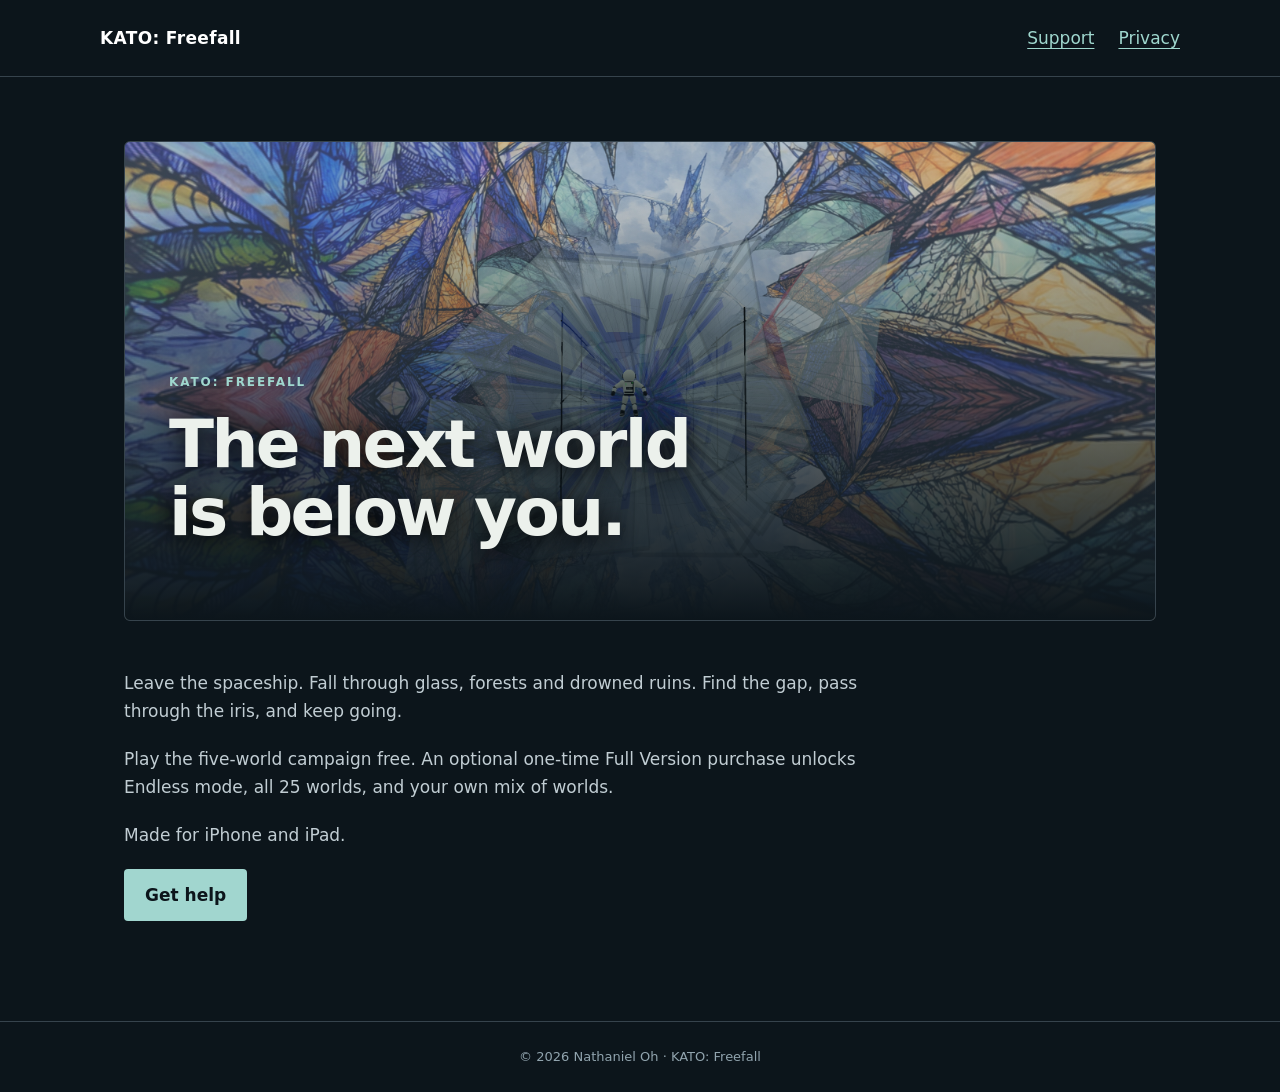
<file: index.html>
<!doctype html><html lang="en"><head><meta charset="utf-8"><meta name="viewport" content="width=device-width,initial-scale=1"><meta name="description" content="Fall into impossible worlds for KATO: Freefall."><title>Fall into impossible worlds | KATO: Freefall</title><link rel="stylesheet" href="/styles.css"></head><body><header><a href="/">KATO: Freefall</a><a href="/support.html">Support</a><a href="/privacy.html">Privacy</a></header><main><section class="hero"><div><p class="eyebrow">KATO: Freefall</p><h1>The next world<br>is below you.</h1></div></section><article><p>Leave the spaceship. Fall through glass, forests and drowned ruins. Find the gap, pass through the iris, and keep going.</p><p>Play the five-world campaign free. An optional one-time Full Version purchase unlocks Endless mode, all 25 worlds, and your own mix of worlds.</p><p>Made for iPhone and iPad.</p><a class="button" href="/support.html">Get help</a></article></main><footer>© 2026 Nathaniel Oh · KATO: Freefall</footer></body></html>
</file>
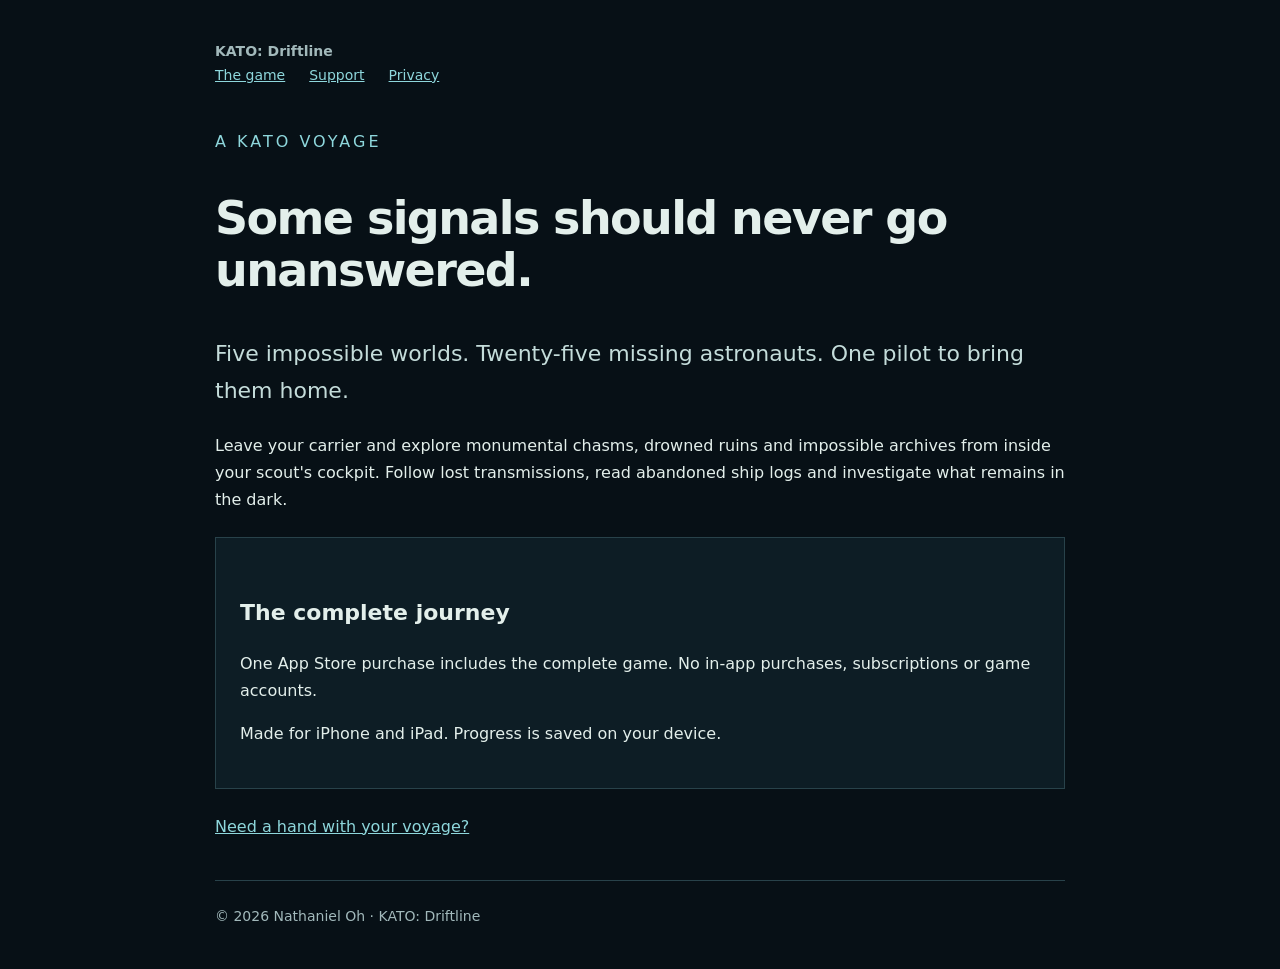
<file: driftline/index.html>
<!doctype html><html lang="en"><head><meta charset="utf-8"><meta name="viewport" content="width=device-width,initial-scale=1"><title>Bring them home | KATO: Driftline</title><meta name="description" content="KATO: Driftline, a single-player space exploration and recovery journey."><style>body{font-family:system-ui,sans-serif;background:#071016;color:#e3efeb;max-width:850px;margin:0 auto;padding:40px 24px;line-height:1.7}a{color:#8ed7dc}header,footer{color:#a2b9bb;font-size:14px}nav a{margin-right:24px}h1{font-size:46px;line-height:1.13;letter-spacing:-1.6px}h2{font-size:22px;margin-top:32px}article{padding:24px 0}footer{border-top:1px solid #28424a;padding-top:24px}.eyebrow{letter-spacing:3px;text-transform:uppercase;color:#8ed7dc}.lead{font-size:22px;color:#c4dcda}.card{border:1px solid #28424a;padding:24px;margin:24px 0;background:#0d1d25}</style></head><body><header><strong>KATO: Driftline</strong><nav><a href="./">The game</a><a href="support.html">Support</a><a href="privacy.html">Privacy</a></nav></header><article><p class="eyebrow">A KATO voyage</p><h1>Some signals should never go unanswered.</h1><p class="lead">Five impossible worlds. Twenty-five missing astronauts. One pilot to bring them home.</p><p>Leave your carrier and explore monumental chasms, drowned ruins and impossible archives from inside your scout's cockpit. Follow lost transmissions, read abandoned ship logs and investigate what remains in the dark.</p><div class="card"><h2>The complete journey</h2><p>One App Store purchase includes the complete game. No in-app purchases, subscriptions or game accounts.</p><p>Made for iPhone and iPad. Progress is saved on your device.</p></div><p><a href="support.html">Need a hand with your voyage?</a></p></article><footer>© 2026 Nathaniel Oh · KATO: Driftline</footer></body></html>
</file>
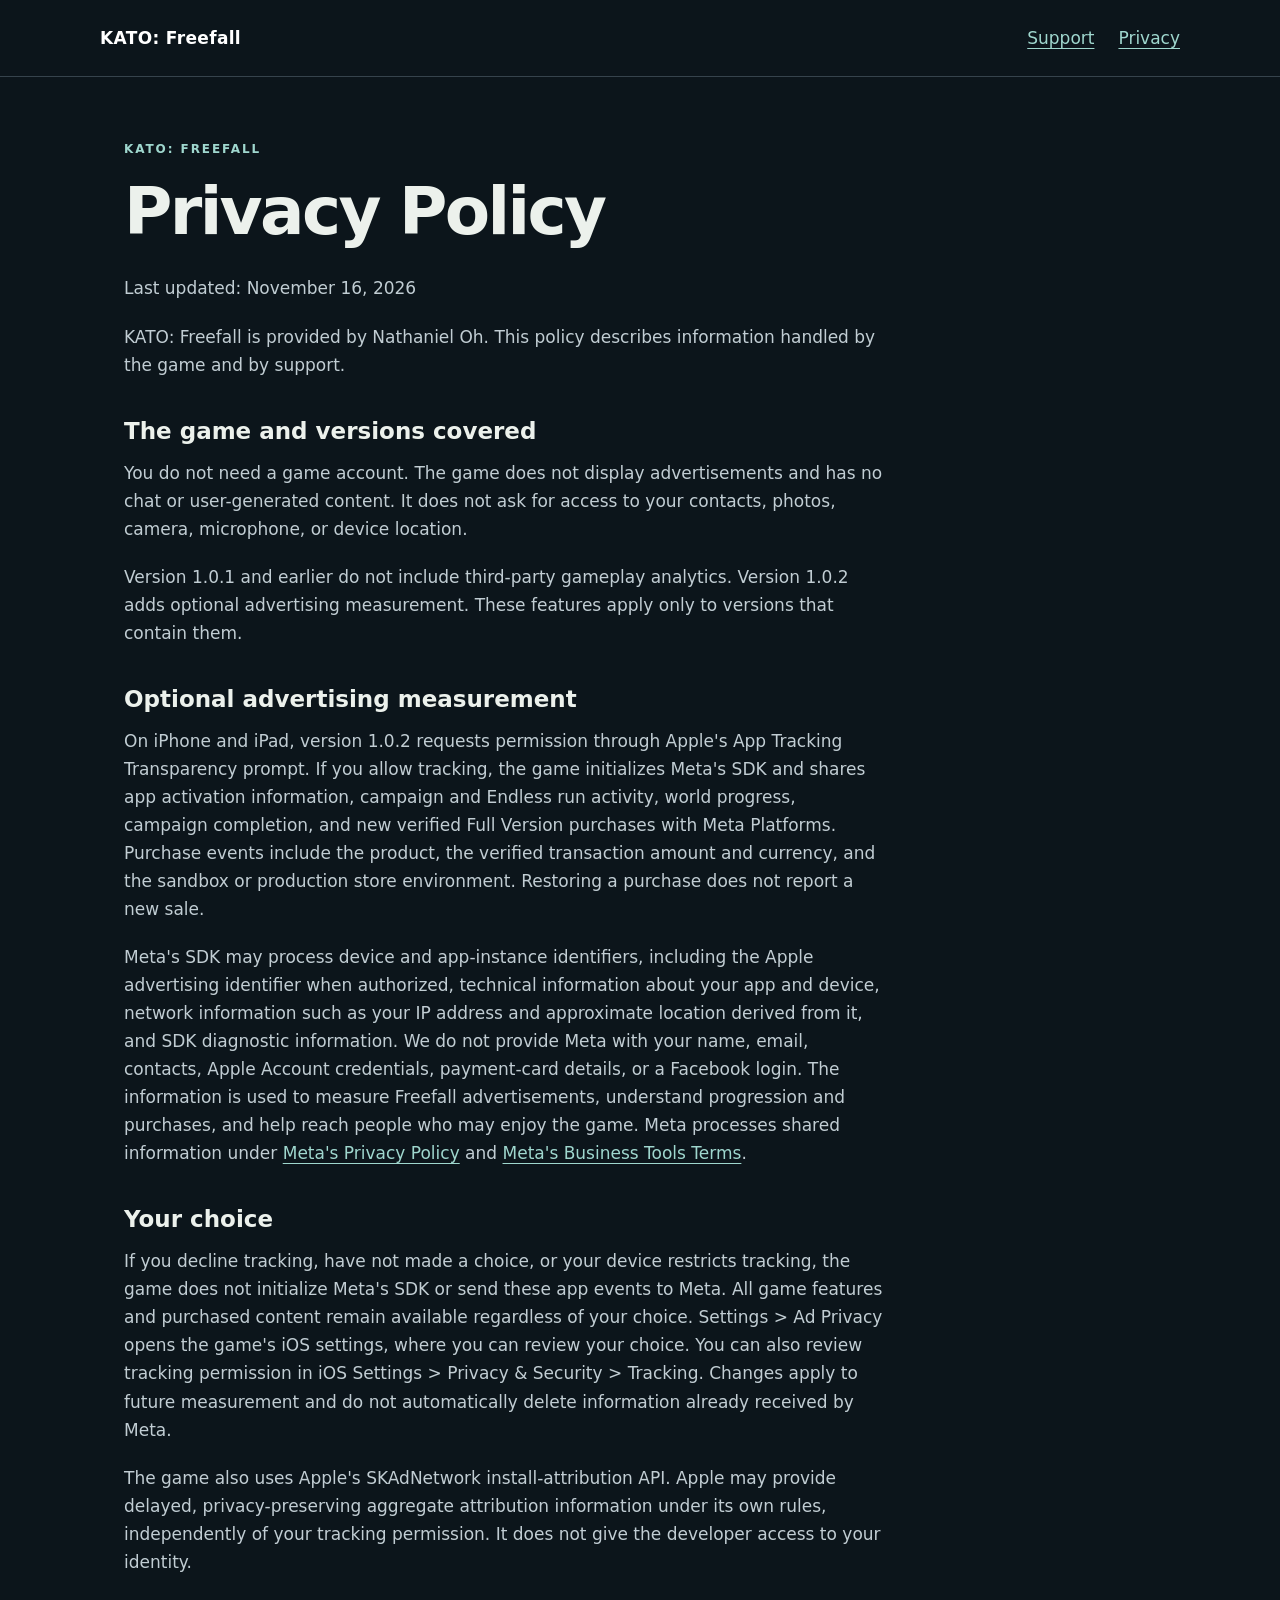
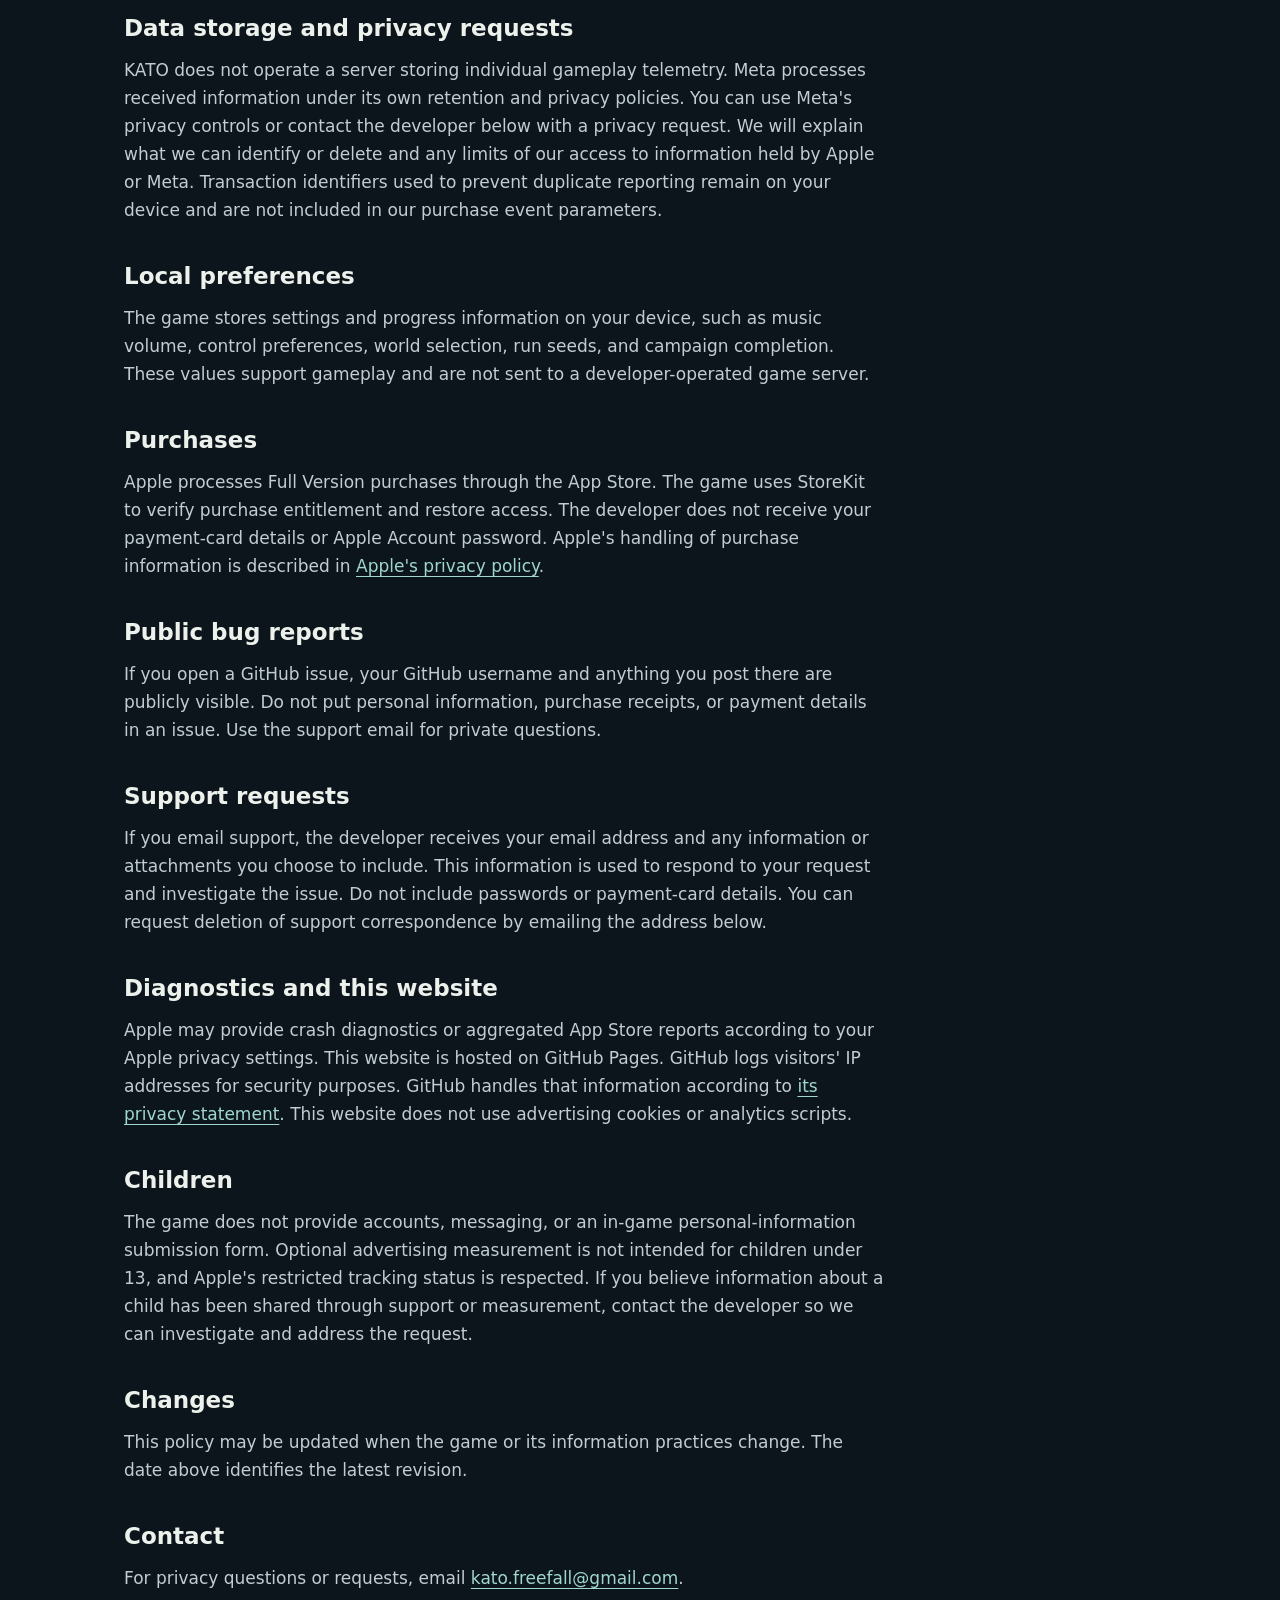
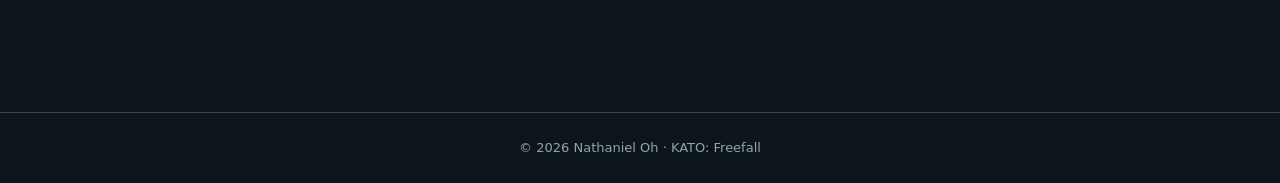
<file: privacy.html>
<!doctype html><html lang="en"><head><meta charset="utf-8"><meta name="viewport" content="width=device-width,initial-scale=1"><meta name="description" content="Privacy Policy for KATO: Freefall."><title>Privacy Policy | KATO: Freefall</title><link rel="stylesheet" href="/styles.css"></head><body><header><a href="/">KATO: Freefall</a><a href="/support.html">Support</a><a href="/privacy.html">Privacy</a></header><main><article><p class="eyebrow">KATO: Freefall</p><h1>Privacy Policy</h1><p>Last updated: November 16, 2026</p><p>KATO: Freefall is provided by Nathaniel Oh. This policy describes information handled by the game and by support.</p><h2>The game and versions covered</h2><p>You do not need a game account. The game does not display advertisements and has no chat or user-generated content. It does not ask for access to your contacts, photos, camera, microphone, or device location.</p><p>Version 1.0.1 and earlier do not include third-party gameplay analytics. Version 1.0.2 adds optional advertising measurement. These features apply only to versions that contain them.</p><h2>Optional advertising measurement</h2><p>On iPhone and iPad, version 1.0.2 requests permission through Apple's App Tracking Transparency prompt. If you allow tracking, the game initializes Meta's SDK and shares app activation information, campaign and Endless run activity, world progress, campaign completion, and new verified Full Version purchases with Meta Platforms. Purchase events include the product, the verified transaction amount and currency, and the sandbox or production store environment. Restoring a purchase does not report a new sale.</p><p>Meta's SDK may process device and app-instance identifiers, including the Apple advertising identifier when authorized, technical information about your app and device, network information such as your IP address and approximate location derived from it, and SDK diagnostic information. We do not provide Meta with your name, email, contacts, Apple Account credentials, payment-card details, or a Facebook login. The information is used to measure Freefall advertisements, understand progression and purchases, and help reach people who may enjoy the game. Meta processes shared information under <a href="https://www.facebook.com/privacy/policy/">Meta's Privacy Policy</a> and <a href="https://www.facebook.com/legal/technology_terms">Meta's Business Tools Terms</a>.</p><h2>Your choice</h2><p>If you decline tracking, have not made a choice, or your device restricts tracking, the game does not initialize Meta's SDK or send these app events to Meta. All game features and purchased content remain available regardless of your choice. Settings &gt; Ad Privacy opens the game's iOS settings, where you can review your choice. You can also review tracking permission in iOS Settings &gt; Privacy &amp; Security &gt; Tracking. Changes apply to future measurement and do not automatically delete information already received by Meta.</p><p>The game also uses Apple's SKAdNetwork install-attribution API. Apple may provide delayed, privacy-preserving aggregate attribution information under its own rules, independently of your tracking permission. It does not give the developer access to your identity.</p><h2>Data storage and privacy requests</h2><p>KATO does not operate a server storing individual gameplay telemetry. Meta processes received information under its own retention and privacy policies. You can use Meta's privacy controls or contact the developer below with a privacy request. We will explain what we can identify or delete and any limits of our access to information held by Apple or Meta. Transaction identifiers used to prevent duplicate reporting remain on your device and are not included in our purchase event parameters.</p><h2>Local preferences</h2><p>The game stores settings and progress information on your device, such as music volume, control preferences, world selection, run seeds, and campaign completion. These values support gameplay and are not sent to a developer-operated game server.</p><h2>Purchases</h2><p>Apple processes Full Version purchases through the App Store. The game uses StoreKit to verify purchase entitlement and restore access. The developer does not receive your payment-card details or Apple Account password. Apple's handling of purchase information is described in <a href="https://www.apple.com/legal/privacy/">Apple's privacy policy</a>.</p><h2>Public bug reports</h2><p>If you open a GitHub issue, your GitHub username and anything you post there are publicly visible. Do not put personal information, purchase receipts, or payment details in an issue. Use the support email for private questions.</p><h2>Support requests</h2><p>If you email support, the developer receives your email address and any information or attachments you choose to include. This information is used to respond to your request and investigate the issue. Do not include passwords or payment-card details. You can request deletion of support correspondence by emailing the address below.</p><h2>Diagnostics and this website</h2><p>Apple may provide crash diagnostics or aggregated App Store reports according to your Apple privacy settings. This website is hosted on GitHub Pages. GitHub logs visitors' IP addresses for security purposes. GitHub handles that information according to <a href="https://docs.github.com/en/site-policy/privacy-policies/github-general-privacy-statement">its privacy statement</a>. This website does not use advertising cookies or analytics scripts.</p><h2>Children</h2><p>The game does not provide accounts, messaging, or an in-game personal-information submission form. Optional advertising measurement is not intended for children under 13, and Apple's restricted tracking status is respected. If you believe information about a child has been shared through support or measurement, contact the developer so we can investigate and address the request.</p><h2>Changes</h2><p>This policy may be updated when the game or its information practices change. The date above identifies the latest revision.</p><h2>Contact</h2><p>For privacy questions or requests, email <a href="mailto:kato.freefall@gmail.com">kato.freefall@gmail.com</a>.</p></article></main><footer>© 2026 Nathaniel Oh · KATO: Freefall</footer></body></html>
</file>
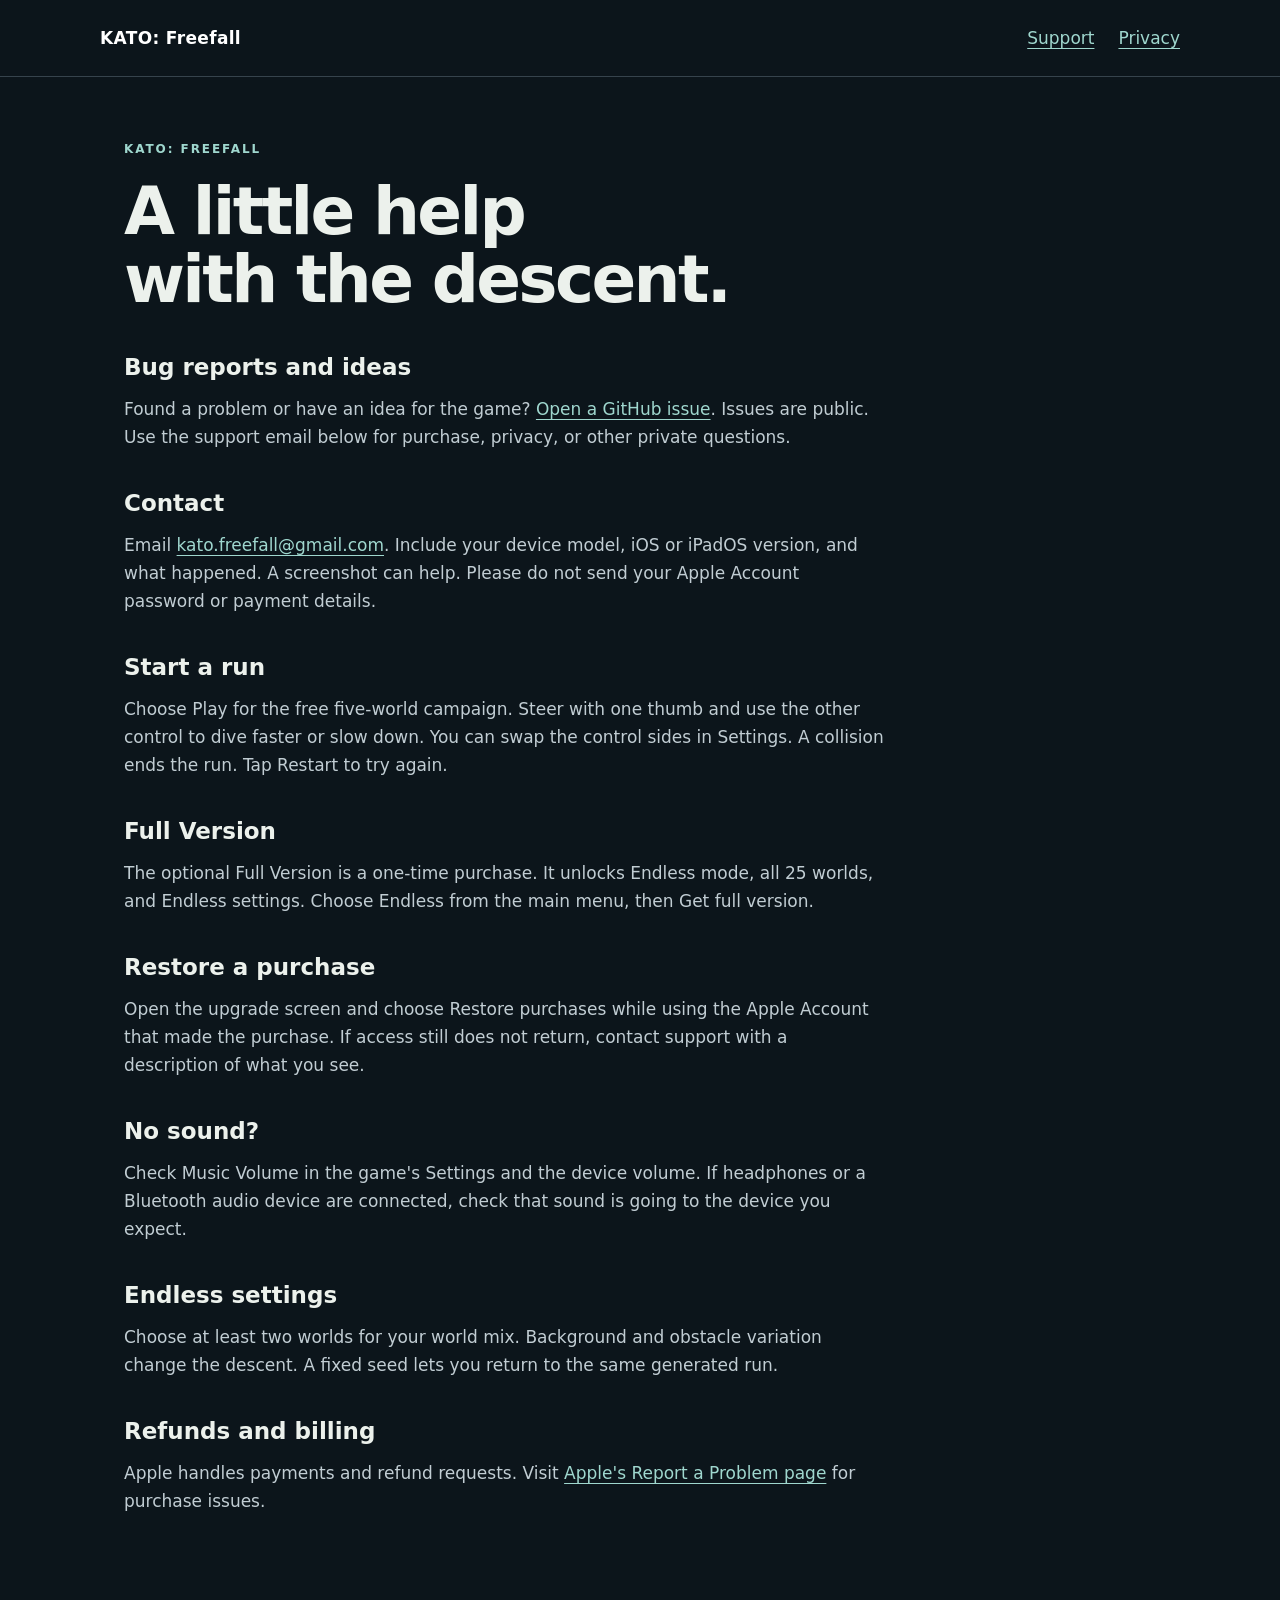
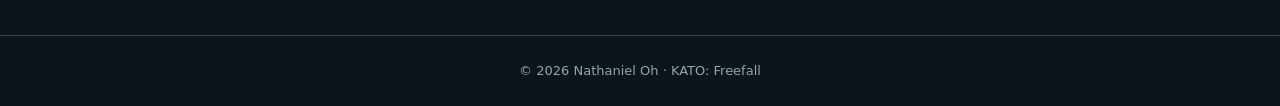
<file: support.html>
<!doctype html><html lang="en"><head><meta charset="utf-8"><meta name="viewport" content="width=device-width,initial-scale=1"><meta name="description" content="Support for KATO: Freefall."><title>Support | KATO: Freefall</title><link rel="stylesheet" href="/styles.css"></head><body><header><a href="/">KATO: Freefall</a><a href="/support.html">Support</a><a href="/privacy.html">Privacy</a></header><main><article><p class="eyebrow">KATO: Freefall</p><h1>A little help<br>with the descent.</h1><h2>Bug reports and ideas</h2><p>Found a problem or have an idea for the game? <a href="https://github.com/katofreefall-art/katofreefall-art.github.io/issues/new?template=bug_report.md">Open a GitHub issue</a>. Issues are public. Use the support email below for purchase, privacy, or other private questions.</p><h2>Contact</h2><p>Email <a href="mailto:kato.freefall@gmail.com?subject=KATO%3A%20Freefall%20support">kato.freefall@gmail.com</a>. Include your device model, iOS or iPadOS version, and what happened. A screenshot can help. Please do not send your Apple Account password or payment details.</p><h2>Start a run</h2><p>Choose Play for the free five-world campaign. Steer with one thumb and use the other control to dive faster or slow down. You can swap the control sides in Settings. A collision ends the run. Tap Restart to try again.</p><h2>Full Version</h2><p>The optional Full Version is a one-time purchase. It unlocks Endless mode, all 25 worlds, and Endless settings. Choose Endless from the main menu, then Get full version.</p><h2>Restore a purchase</h2><p>Open the upgrade screen and choose Restore purchases while using the Apple Account that made the purchase. If access still does not return, contact support with a description of what you see.</p><h2>No sound?</h2><p>Check Music Volume in the game's Settings and the device volume. If headphones or a Bluetooth audio device are connected, check that sound is going to the device you expect.</p><h2>Endless settings</h2><p>Choose at least two worlds for your world mix. Background and obstacle variation change the descent. A fixed seed lets you return to the same generated run.</p><h2>Refunds and billing</h2><p>Apple handles payments and refund requests. Visit <a href="https://reportaproblem.apple.com/">Apple's Report a Problem page</a> for purchase issues.</p></article></main><footer>© 2026 Nathaniel Oh · KATO: Freefall</footer></body></html>
</file>
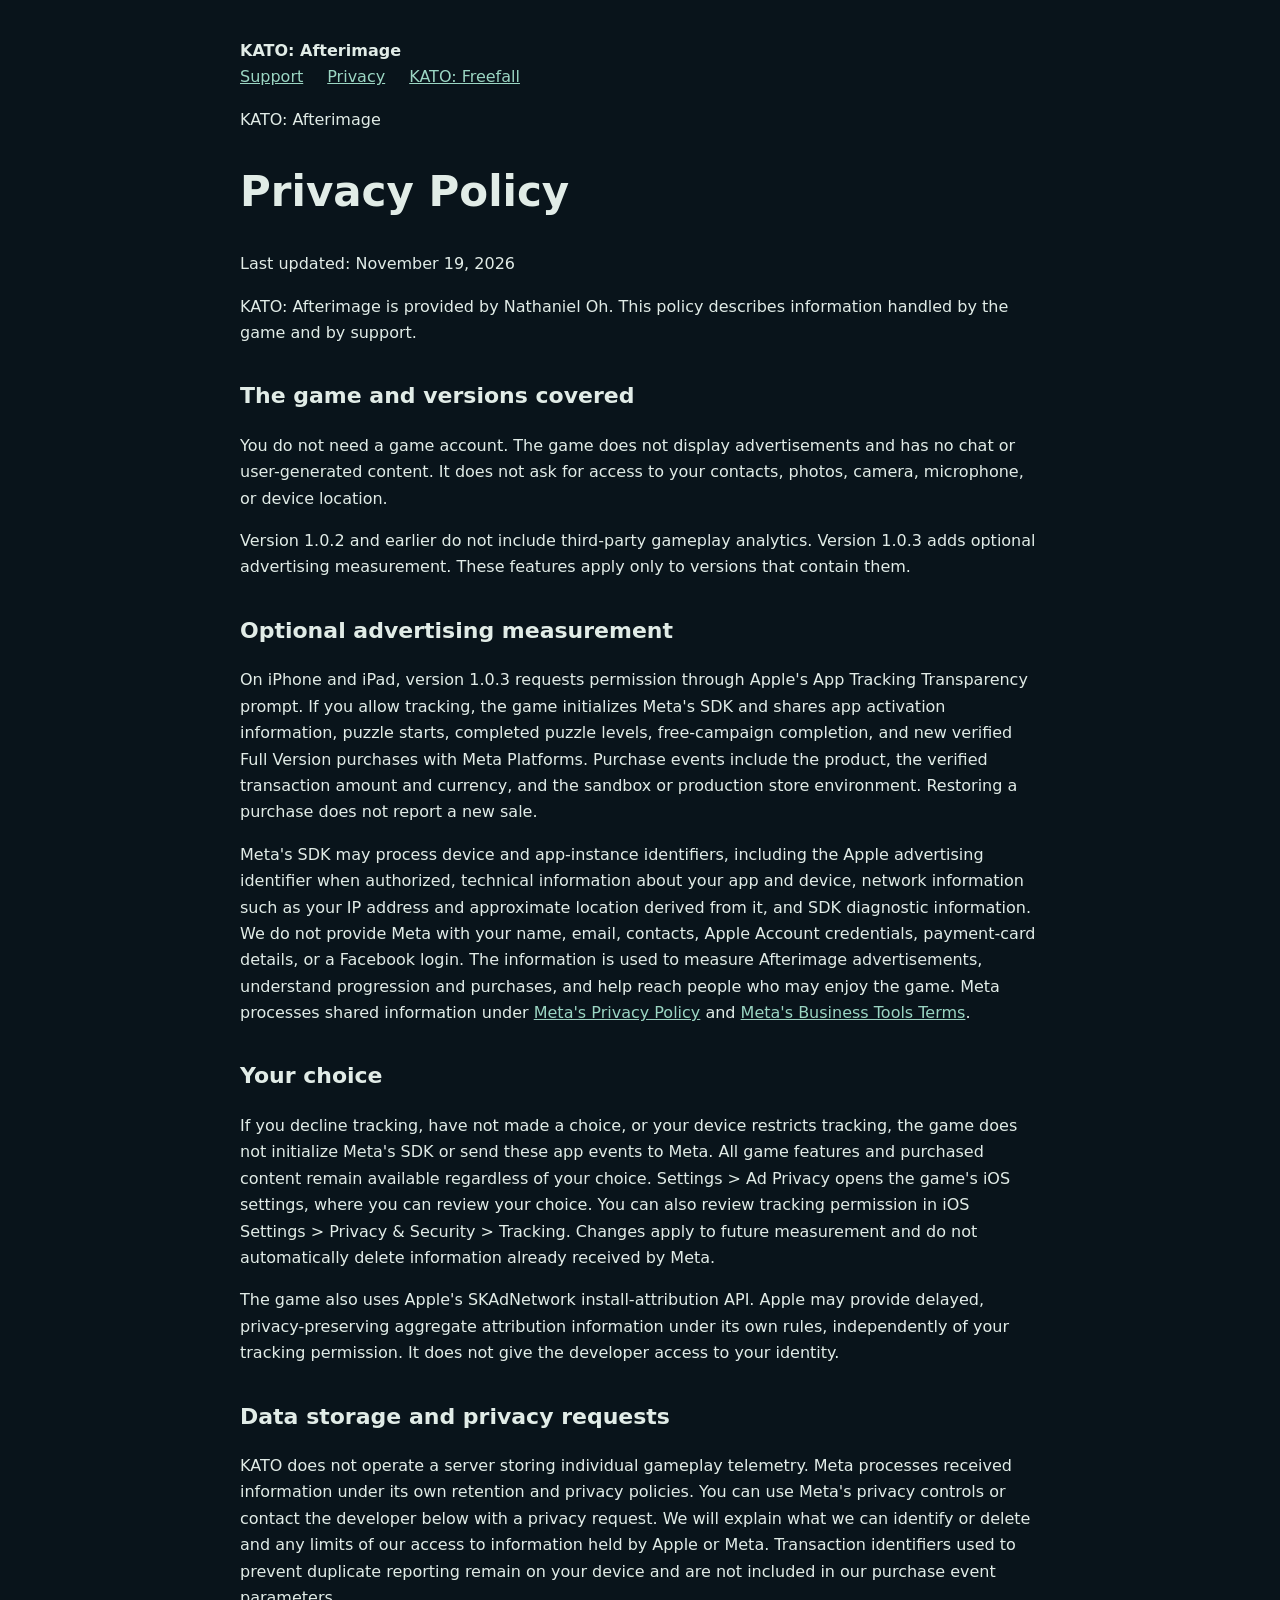
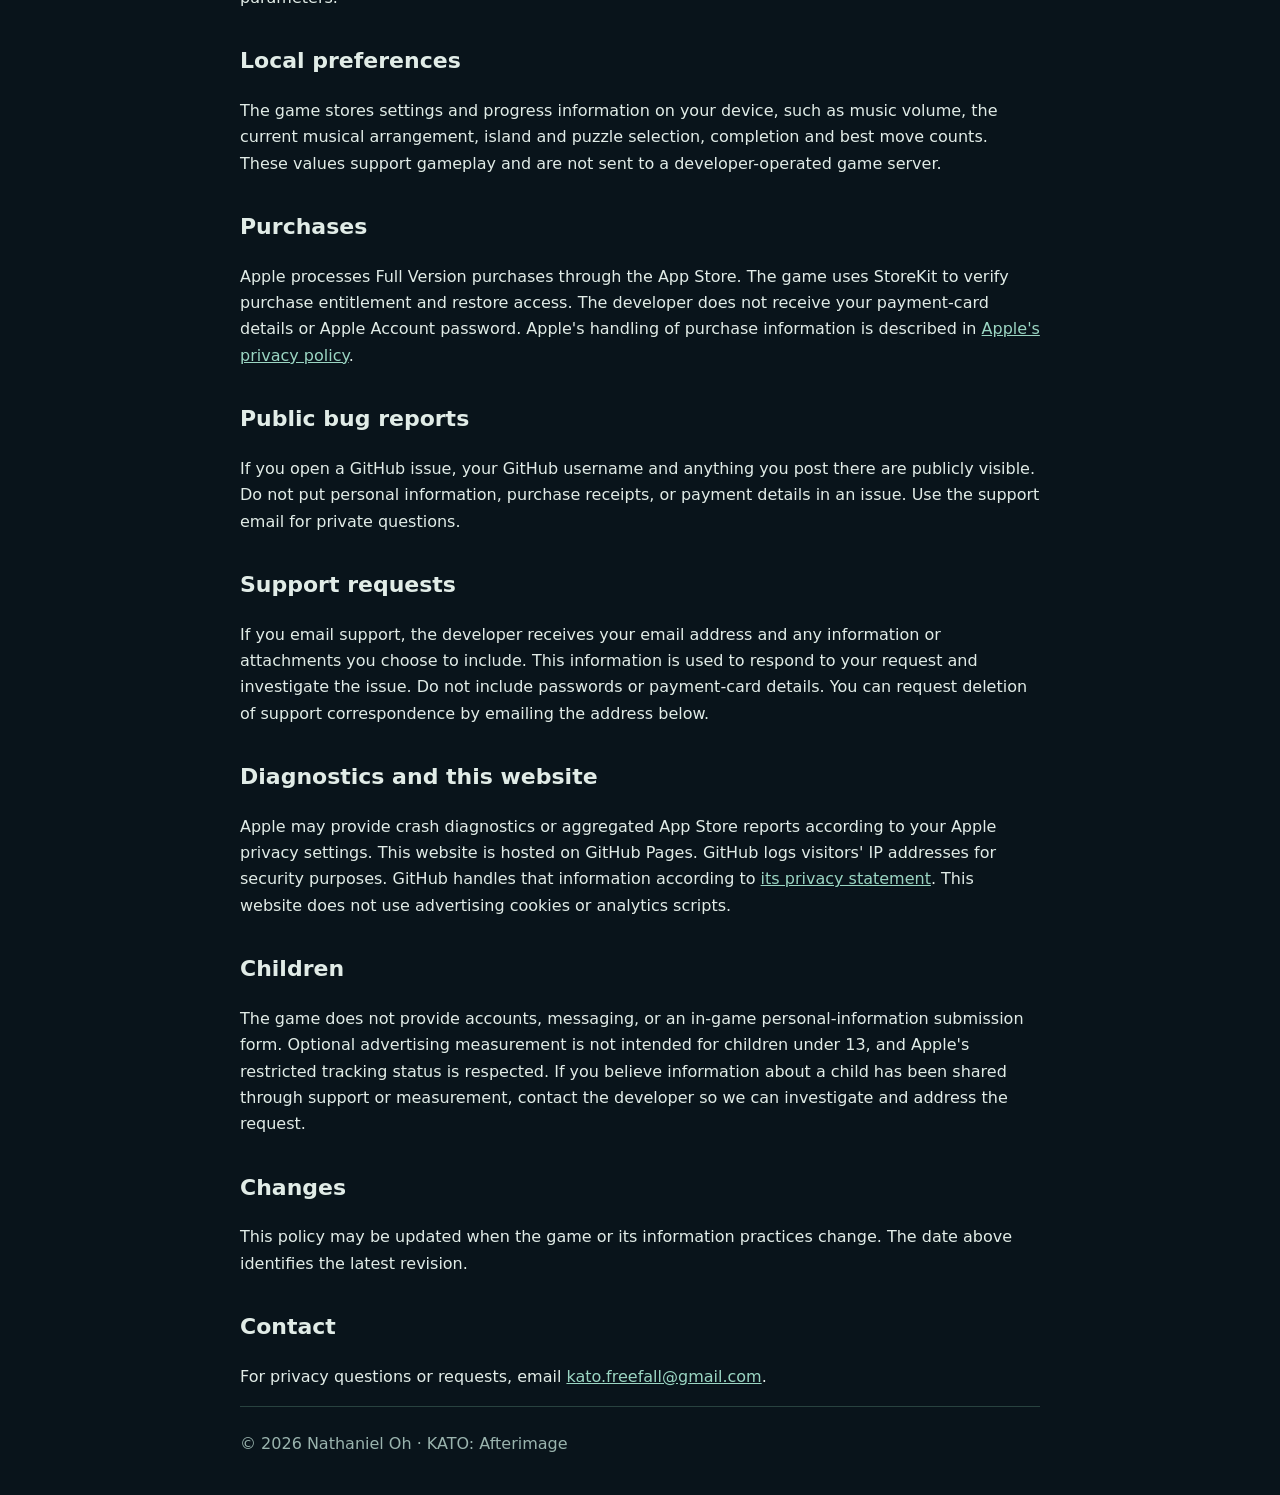
<file: afterimage/privacy.html>
<!doctype html><html lang="en"><head><meta charset="utf-8"><meta name="viewport" content="width=device-width,initial-scale=1"><title>Privacy Policy | KATO: Afterimage</title><style>body{font-family:system-ui,sans-serif;background:#09141b;color:#e1ece7;max-width:800px;margin:auto;padding:38px 24px;line-height:1.65}a{color:#9bd6c3}nav a{margin-right:24px}h1{font-size:42px;line-height:1.15}h2{font-size:22px;margin-top:32px}footer{border-top:1px solid #28423f;padding-top:24px;color:#9ab4ae}</style></head><body><header><strong>KATO: Afterimage</strong><nav><a href="support.html">Support</a><a href="privacy.html">Privacy</a><a href="/">KATO: Freefall</a></nav></header><main><article><p class="eyebrow">KATO: Afterimage</p><h1>Privacy Policy</h1><p>Last updated: November 19, 2026</p><p>KATO: Afterimage is provided by Nathaniel Oh. This policy describes information handled by the game and by support.</p><h2>The game and versions covered</h2><p>You do not need a game account. The game does not display advertisements and has no chat or user-generated content. It does not ask for access to your contacts, photos, camera, microphone, or device location.</p><p>Version 1.0.2 and earlier do not include third-party gameplay analytics. Version 1.0.3 adds optional advertising measurement. These features apply only to versions that contain them.</p><h2>Optional advertising measurement</h2><p>On iPhone and iPad, version 1.0.3 requests permission through Apple's App Tracking Transparency prompt. If you allow tracking, the game initializes Meta's SDK and shares app activation information, puzzle starts, completed puzzle levels, free-campaign completion, and new verified Full Version purchases with Meta Platforms. Purchase events include the product, the verified transaction amount and currency, and the sandbox or production store environment. Restoring a purchase does not report a new sale.</p><p>Meta's SDK may process device and app-instance identifiers, including the Apple advertising identifier when authorized, technical information about your app and device, network information such as your IP address and approximate location derived from it, and SDK diagnostic information. We do not provide Meta with your name, email, contacts, Apple Account credentials, payment-card details, or a Facebook login. The information is used to measure Afterimage advertisements, understand progression and purchases, and help reach people who may enjoy the game. Meta processes shared information under <a href="https://www.facebook.com/privacy/policy/">Meta's Privacy Policy</a> and <a href="https://www.facebook.com/legal/technology_terms">Meta's Business Tools Terms</a>.</p><h2>Your choice</h2><p>If you decline tracking, have not made a choice, or your device restricts tracking, the game does not initialize Meta's SDK or send these app events to Meta. All game features and purchased content remain available regardless of your choice. Settings &gt; Ad Privacy opens the game's iOS settings, where you can review your choice. You can also review tracking permission in iOS Settings &gt; Privacy &amp; Security &gt; Tracking. Changes apply to future measurement and do not automatically delete information already received by Meta.</p><p>The game also uses Apple's SKAdNetwork install-attribution API. Apple may provide delayed, privacy-preserving aggregate attribution information under its own rules, independently of your tracking permission. It does not give the developer access to your identity.</p><h2>Data storage and privacy requests</h2><p>KATO does not operate a server storing individual gameplay telemetry. Meta processes received information under its own retention and privacy policies. You can use Meta's privacy controls or contact the developer below with a privacy request. We will explain what we can identify or delete and any limits of our access to information held by Apple or Meta. Transaction identifiers used to prevent duplicate reporting remain on your device and are not included in our purchase event parameters.</p><h2>Local preferences</h2><p>The game stores settings and progress information on your device, such as music volume, the current musical arrangement, island and puzzle selection, completion and best move counts. These values support gameplay and are not sent to a developer-operated game server.</p><h2>Purchases</h2><p>Apple processes Full Version purchases through the App Store. The game uses StoreKit to verify purchase entitlement and restore access. The developer does not receive your payment-card details or Apple Account password. Apple's handling of purchase information is described in <a href="https://www.apple.com/legal/privacy/">Apple's privacy policy</a>.</p><h2>Public bug reports</h2><p>If you open a GitHub issue, your GitHub username and anything you post there are publicly visible. Do not put personal information, purchase receipts, or payment details in an issue. Use the support email for private questions.</p><h2>Support requests</h2><p>If you email support, the developer receives your email address and any information or attachments you choose to include. This information is used to respond to your request and investigate the issue. Do not include passwords or payment-card details. You can request deletion of support correspondence by emailing the address below.</p><h2>Diagnostics and this website</h2><p>Apple may provide crash diagnostics or aggregated App Store reports according to your Apple privacy settings. This website is hosted on GitHub Pages. GitHub logs visitors' IP addresses for security purposes. GitHub handles that information according to <a href="https://docs.github.com/en/site-policy/privacy-policies/github-general-privacy-statement">its privacy statement</a>. This website does not use advertising cookies or analytics scripts.</p><h2>Children</h2><p>The game does not provide accounts, messaging, or an in-game personal-information submission form. Optional advertising measurement is not intended for children under 13, and Apple's restricted tracking status is respected. If you believe information about a child has been shared through support or measurement, contact the developer so we can investigate and address the request.</p><h2>Changes</h2><p>This policy may be updated when the game or its information practices change. The date above identifies the latest revision.</p><h2>Contact</h2><p>For privacy questions or requests, email <a href="mailto:kato.freefall@gmail.com">kato.freefall@gmail.com</a>.</p></article></main><footer>© 2026 Nathaniel Oh · KATO: Afterimage</footer></body></html>
</file>
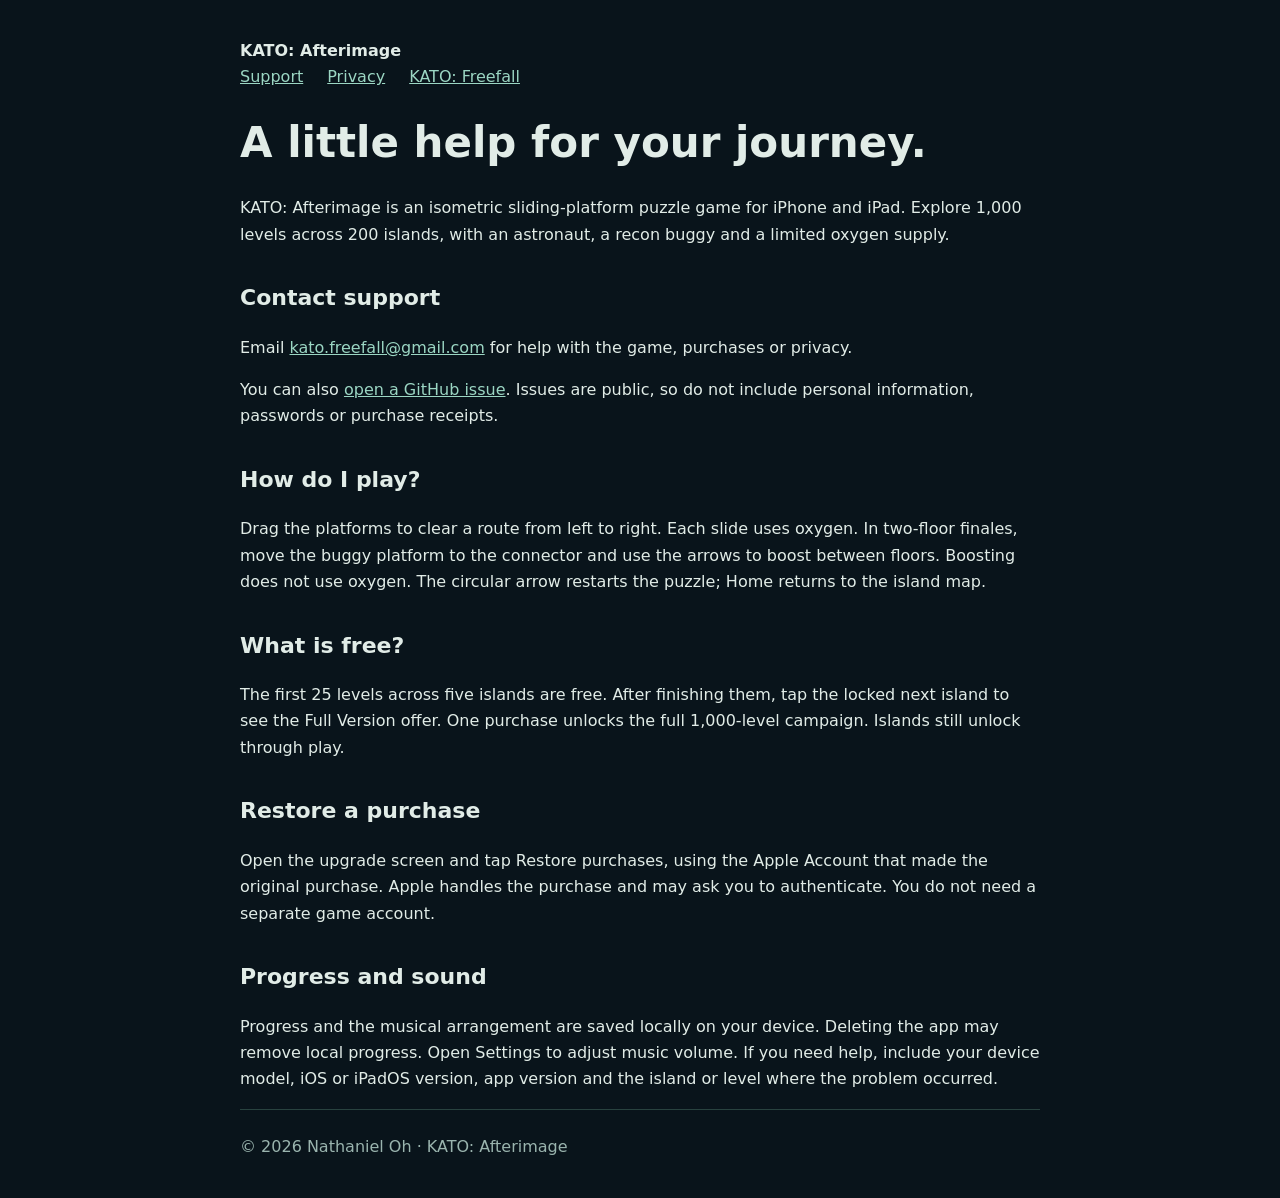
<file: afterimage/support.html>
<!doctype html><html lang="en"><head><meta charset="utf-8"><meta name="viewport" content="width=device-width,initial-scale=1"><title>Support | KATO: Afterimage</title><style>body{font-family:system-ui,sans-serif;background:#09141b;color:#e1ece7;max-width:800px;margin:auto;padding:38px 24px;line-height:1.65}a{color:#9bd6c3}nav a{margin-right:24px}h1{font-size:42px;line-height:1.15}h2{font-size:22px;margin-top:32px}footer{border-top:1px solid #28423f;padding-top:24px;color:#9ab4ae}</style></head><body><header><strong>KATO: Afterimage</strong><nav><a href="support.html">Support</a><a href="privacy.html">Privacy</a><a href="/">KATO: Freefall</a></nav></header><main><h1>A little help for your journey.</h1><p>KATO: Afterimage is an isometric sliding-platform puzzle game for iPhone and iPad. Explore 1,000 levels across 200 islands, with an astronaut, a recon buggy and a limited oxygen supply.</p><h2>Contact support</h2><p>Email <a href="mailto:kato.freefall@gmail.com">kato.freefall@gmail.com</a> for help with the game, purchases or privacy.</p><p>You can also <a href="https://github.com/katofreefall-art/katofreefall-art.github.io/issues/new?title=Afterimage%3A%20">open a GitHub issue</a>. Issues are public, so do not include personal information, passwords or purchase receipts.</p><h2>How do I play?</h2><p>Drag the platforms to clear a route from left to right. Each slide uses oxygen. In two-floor finales, move the buggy platform to the connector and use the arrows to boost between floors. Boosting does not use oxygen. The circular arrow restarts the puzzle; Home returns to the island map.</p><h2>What is free?</h2><p>The first 25 levels across five islands are free. After finishing them, tap the locked next island to see the Full Version offer. One purchase unlocks the full 1,000-level campaign. Islands still unlock through play.</p><h2>Restore a purchase</h2><p>Open the upgrade screen and tap Restore purchases, using the Apple Account that made the original purchase. Apple handles the purchase and may ask you to authenticate. You do not need a separate game account.</p><h2>Progress and sound</h2><p>Progress and the musical arrangement are saved locally on your device. Deleting the app may remove local progress. Open Settings to adjust music volume. If you need help, include your device model, iOS or iPadOS version, app version and the island or level where the problem occurred.</p></main><footer>© 2026 Nathaniel Oh · KATO: Afterimage</footer></body></html>
</file>
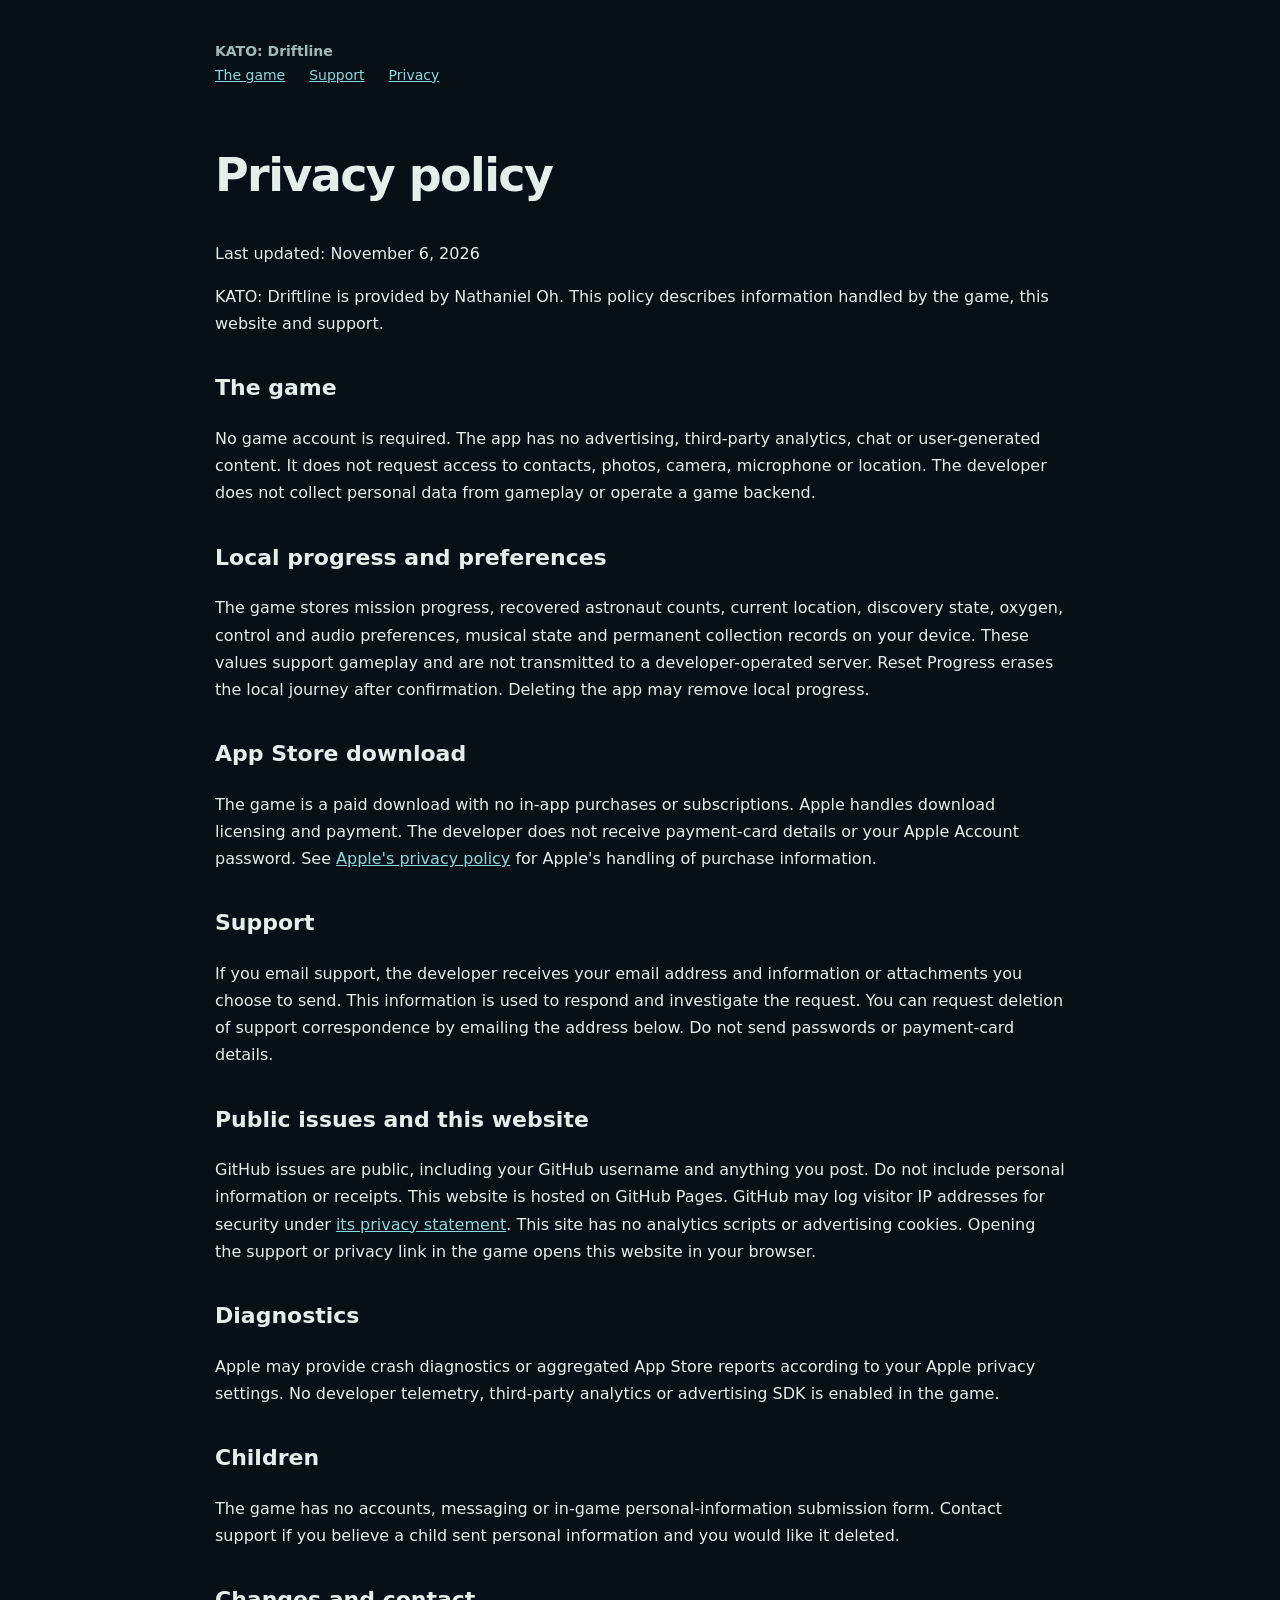
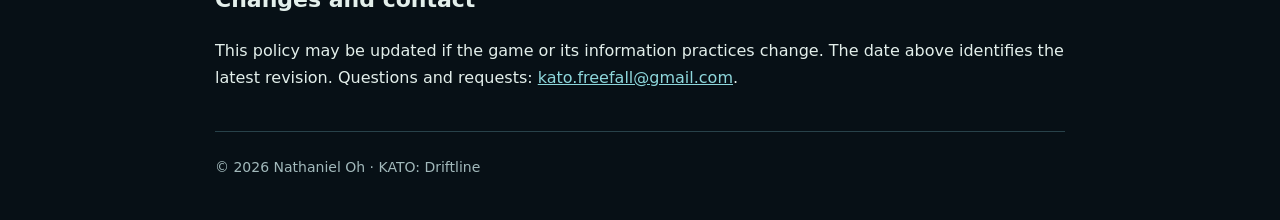
<file: driftline/privacy.html>
<!doctype html><html lang="en"><head><meta charset="utf-8"><meta name="viewport" content="width=device-width,initial-scale=1"><title>Privacy policy | KATO: Driftline</title><meta name="description" content="KATO: Driftline, a single-player space exploration and recovery journey."><style>body{font-family:system-ui,sans-serif;background:#071016;color:#e3efeb;max-width:850px;margin:0 auto;padding:40px 24px;line-height:1.7}a{color:#8ed7dc}header,footer{color:#a2b9bb;font-size:14px}nav a{margin-right:24px}h1{font-size:46px;line-height:1.13;letter-spacing:-1.6px}h2{font-size:22px;margin-top:32px}article{padding:24px 0}footer{border-top:1px solid #28424a;padding-top:24px}.eyebrow{letter-spacing:3px;text-transform:uppercase;color:#8ed7dc}.lead{font-size:22px;color:#c4dcda}.card{border:1px solid #28424a;padding:24px;margin:24px 0;background:#0d1d25}</style></head><body><header><strong>KATO: Driftline</strong><nav><a href="./">The game</a><a href="support.html">Support</a><a href="privacy.html">Privacy</a></nav></header><article><h1>Privacy policy</h1><p>Last updated: November 6, 2026</p><p>KATO: Driftline is provided by Nathaniel Oh. This policy describes information handled by the game, this website and support.</p><h2>The game</h2><p>No game account is required. The app has no advertising, third-party analytics, chat or user-generated content. It does not request access to contacts, photos, camera, microphone or location. The developer does not collect personal data from gameplay or operate a game backend.</p><h2>Local progress and preferences</h2><p>The game stores mission progress, recovered astronaut counts, current location, discovery state, oxygen, control and audio preferences, musical state and permanent collection records on your device. These values support gameplay and are not transmitted to a developer-operated server. Reset Progress erases the local journey after confirmation. Deleting the app may remove local progress.</p><h2>App Store download</h2><p>The game is a paid download with no in-app purchases or subscriptions. Apple handles download licensing and payment. The developer does not receive payment-card details or your Apple Account password. See <a href="https://www.apple.com/legal/privacy/">Apple's privacy policy</a> for Apple's handling of purchase information.</p><h2>Support</h2><p>If you email support, the developer receives your email address and information or attachments you choose to send. This information is used to respond and investigate the request. You can request deletion of support correspondence by emailing the address below. Do not send passwords or payment-card details.</p><h2>Public issues and this website</h2><p>GitHub issues are public, including your GitHub username and anything you post. Do not include personal information or receipts. This website is hosted on GitHub Pages. GitHub may log visitor IP addresses for security under <a href="https://docs.github.com/en/site-policy/privacy-policies/github-general-privacy-statement">its privacy statement</a>. This site has no analytics scripts or advertising cookies. Opening the support or privacy link in the game opens this website in your browser.</p><h2>Diagnostics</h2><p>Apple may provide crash diagnostics or aggregated App Store reports according to your Apple privacy settings. No developer telemetry, third-party analytics or advertising SDK is enabled in the game.</p><h2>Children</h2><p>The game has no accounts, messaging or in-game personal-information submission form. Contact support if you believe a child sent personal information and you would like it deleted.</p><h2>Changes and contact</h2><p>This policy may be updated if the game or its information practices change. The date above identifies the latest revision. Questions and requests: <a href="mailto:kato.freefall@gmail.com">kato.freefall@gmail.com</a>.</p></article><footer>© 2026 Nathaniel Oh · KATO: Driftline</footer></body></html>
</file>
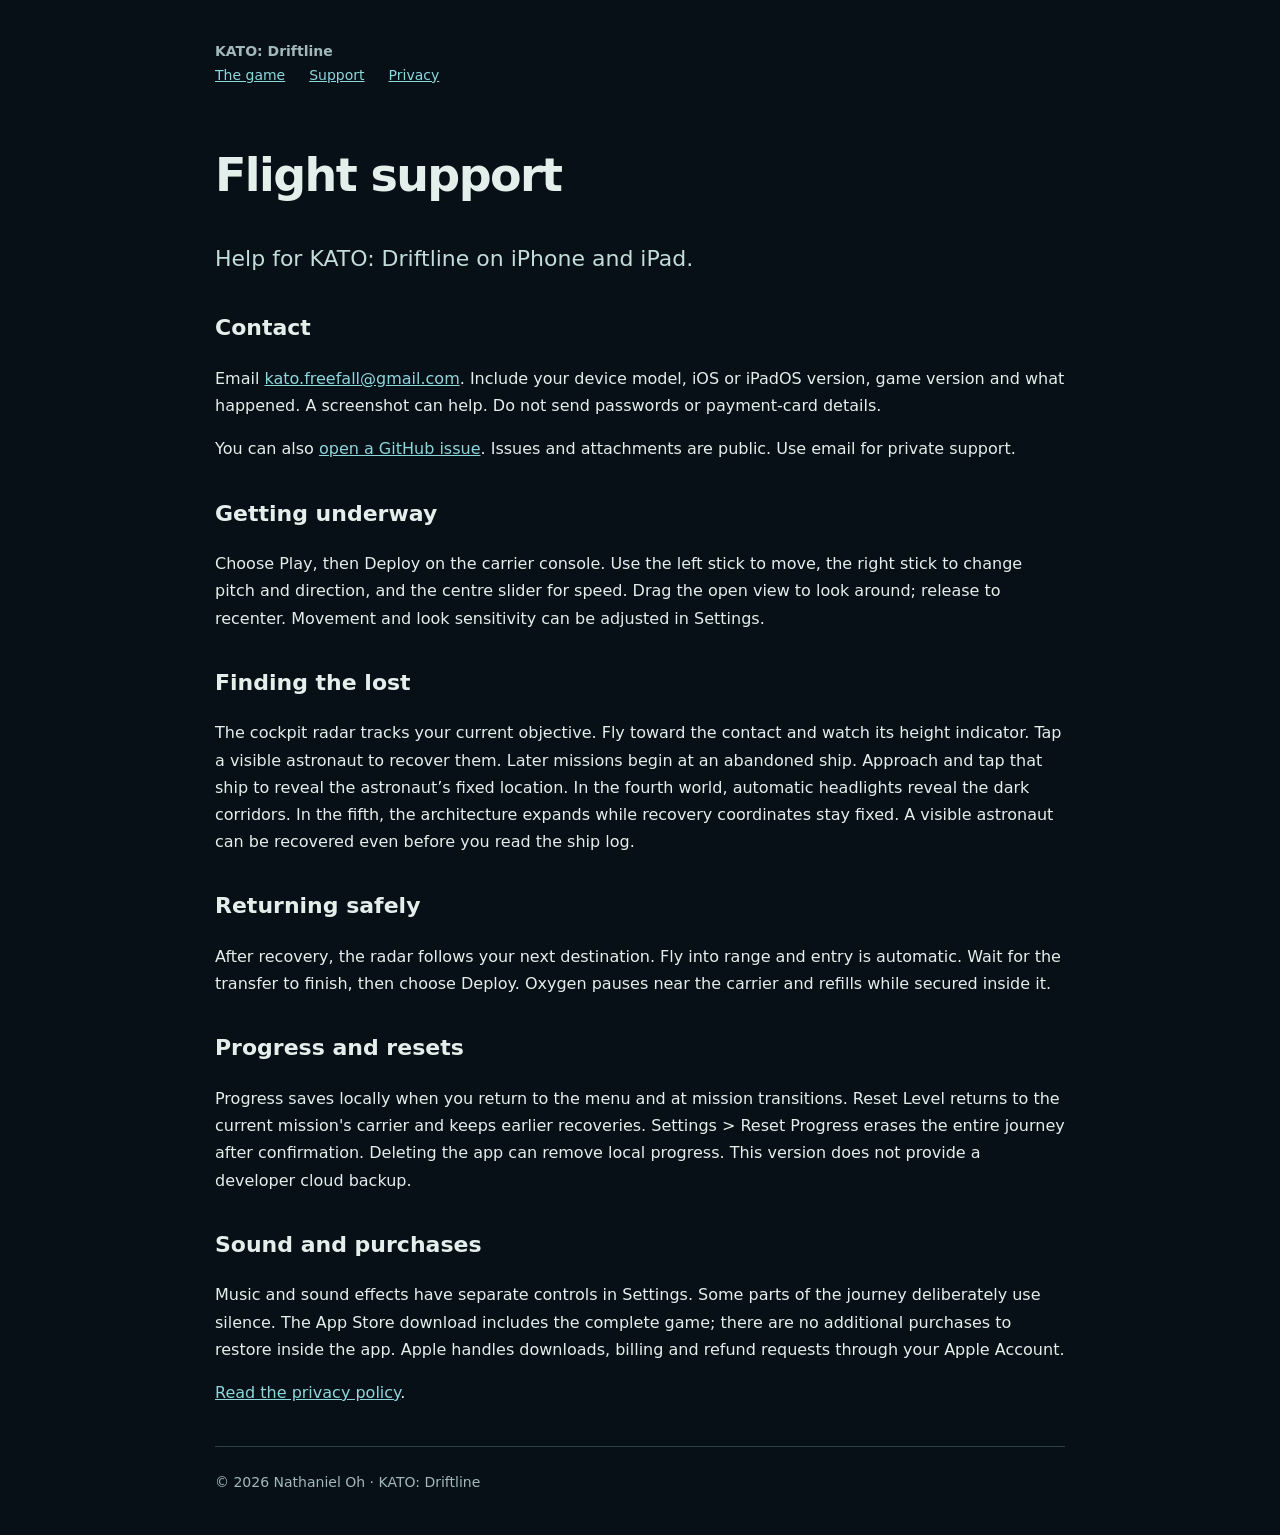
<file: driftline/support.html>
<!doctype html><html lang="en"><head><meta charset="utf-8"><meta name="viewport" content="width=device-width,initial-scale=1"><title>Support | KATO: Driftline</title><meta name="description" content="KATO: Driftline, a single-player space exploration and recovery journey."><style>body{font-family:system-ui,sans-serif;background:#071016;color:#e3efeb;max-width:850px;margin:0 auto;padding:40px 24px;line-height:1.7}a{color:#8ed7dc}header,footer{color:#a2b9bb;font-size:14px}nav a{margin-right:24px}h1{font-size:46px;line-height:1.13;letter-spacing:-1.6px}h2{font-size:22px;margin-top:32px}article{padding:24px 0}footer{border-top:1px solid #28424a;padding-top:24px}.eyebrow{letter-spacing:3px;text-transform:uppercase;color:#8ed7dc}.lead{font-size:22px;color:#c4dcda}.card{border:1px solid #28424a;padding:24px;margin:24px 0;background:#0d1d25}</style></head><body><header><strong>KATO: Driftline</strong><nav><a href="./">The game</a><a href="support.html">Support</a><a href="privacy.html">Privacy</a></nav></header><article><h1>Flight support</h1><p class="lead">Help for KATO: Driftline on iPhone and iPad.</p><h2>Contact</h2><p>Email <a href="mailto:kato.freefall@gmail.com">kato.freefall@gmail.com</a>. Include your device model, iOS or iPadOS version, game version and what happened. A screenshot can help. Do not send passwords or payment-card details.</p><p>You can also <a href="https://github.com/katofreefall-art/katofreefall-art.github.io/issues">open a GitHub issue</a>. Issues and attachments are public. Use email for private support.</p><h2>Getting underway</h2><p>Choose Play, then Deploy on the carrier console. Use the left stick to move, the right stick to change pitch and direction, and the centre slider for speed. Drag the open view to look around; release to recenter. Movement and look sensitivity can be adjusted in Settings.</p><h2>Finding the lost</h2><p>The cockpit radar tracks your current objective. Fly toward the contact and watch its height indicator. Tap a visible astronaut to recover them. Later missions begin at an abandoned ship. Approach and tap that ship to reveal the astronaut’s fixed location. In the fourth world, automatic headlights reveal the dark corridors. In the fifth, the architecture expands while recovery coordinates stay fixed. A visible astronaut can be recovered even before you read the ship log.</p><h2>Returning safely</h2><p>After recovery, the radar follows your next destination. Fly into range and entry is automatic. Wait for the transfer to finish, then choose Deploy. Oxygen pauses near the carrier and refills while secured inside it.</p><h2>Progress and resets</h2><p>Progress saves locally when you return to the menu and at mission transitions. Reset Level returns to the current mission's carrier and keeps earlier recoveries. Settings &gt; Reset Progress erases the entire journey after confirmation. Deleting the app can remove local progress. This version does not provide a developer cloud backup.</p><h2>Sound and purchases</h2><p>Music and sound effects have separate controls in Settings. Some parts of the journey deliberately use silence. The App Store download includes the complete game; there are no additional purchases to restore inside the app. Apple handles downloads, billing and refund requests through your Apple Account.</p><p><a href="privacy.html">Read the privacy policy</a>.</p></article><footer>© 2026 Nathaniel Oh · KATO: Driftline</footer></body></html>
</file>
<file: styles.css>
*{box-sizing:border-box}body{margin:0;background:#0c151b;color:#ecf1ec;font:17px/1.65 system-ui,-apple-system,BlinkMacSystemFont,sans-serif}a{color:#9fd7ce;text-underline-offset:4px}header{padding:24px max(24px,calc((100vw - 1080px)/2));display:flex;gap:24px;align-items:center;border-bottom:1px solid #36434c}header>a:first-child{margin-right:auto;color:#fff;text-decoration:none;font-weight:750;letter-spacing:.02em}main{max-width:1080px;padding:64px 24px 100px;margin:auto}article{max-width:760px}h1{font-size:clamp(36px,6vw,66px);line-height:1.04;letter-spacing:-.04em;font-weight:650;margin:0 0 28px}h2{font-size:23px;line-height:1.3;margin:38px 0 12px}p{color:#c1cdd3;margin:0 0 20px}.eyebrow{font:600 12px/1.4 system-ui;letter-spacing:.16em;text-transform:uppercase;color:#9fd7ce}.hero{position:relative;min-height:480px;display:flex;align-items:end;padding:44px;background:linear-gradient(0deg,#0c151b 0%,#0c151b00 90%),url('/glass.jpg') center/cover;border:1px solid #36434c;border-radius:6px;margin-bottom:48px}.hero h1{max-width:660px;text-shadow:0 3px 25px #000}.button{display:inline-block;background:#a1d6cf;color:#0c151b;padding:12px 21px;text-decoration:none;border-radius:4px;font-weight:650}li{margin:10px 0;color:#c1cdd3}footer{padding:24px;border-top:1px solid #36434c;text-align:center;color:#91a4ae;font-size:13px}.note{border-left:2px solid #97b4c6;padding:12px 20px;margin:32px 0;background:#14212a}@media(max-width:600px){header{gap:16px;padding:18px}main{padding:40px 22px 70px}.hero{padding:26px;min-height:380px}}
</file>
